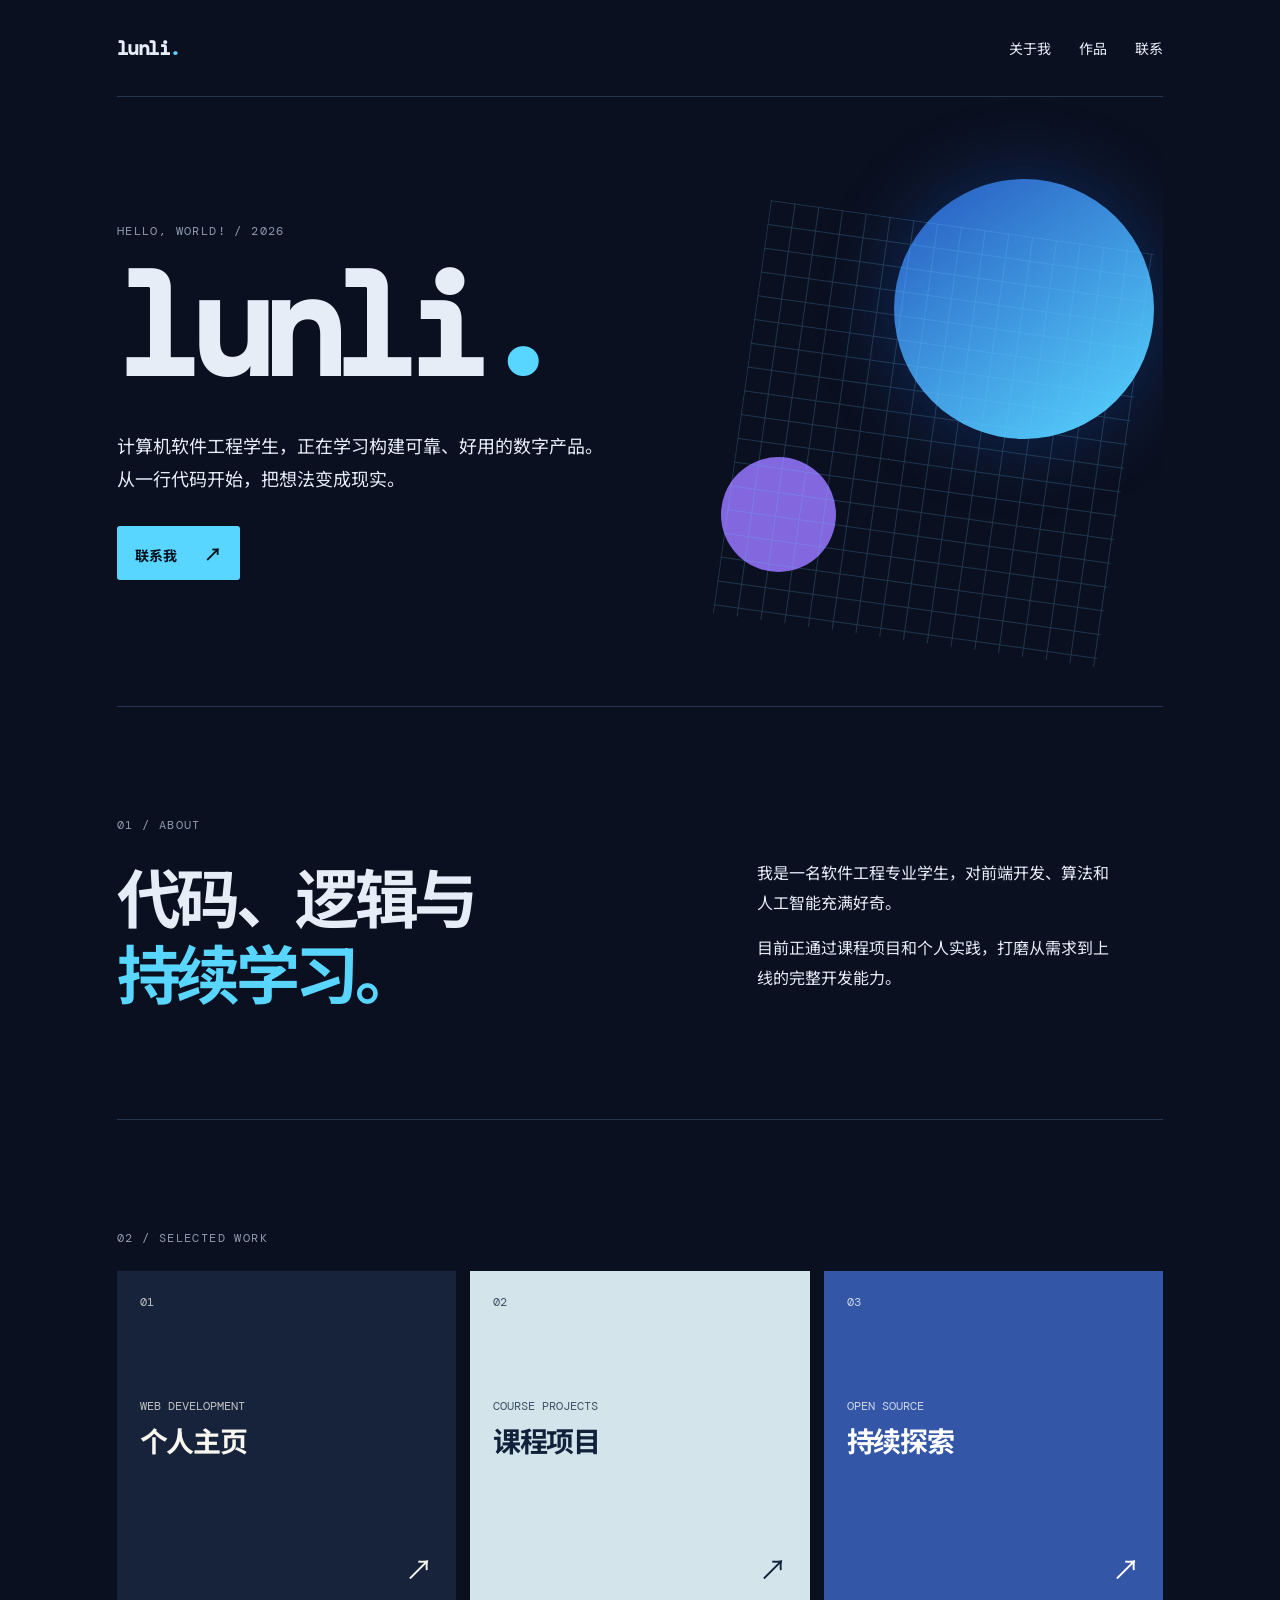
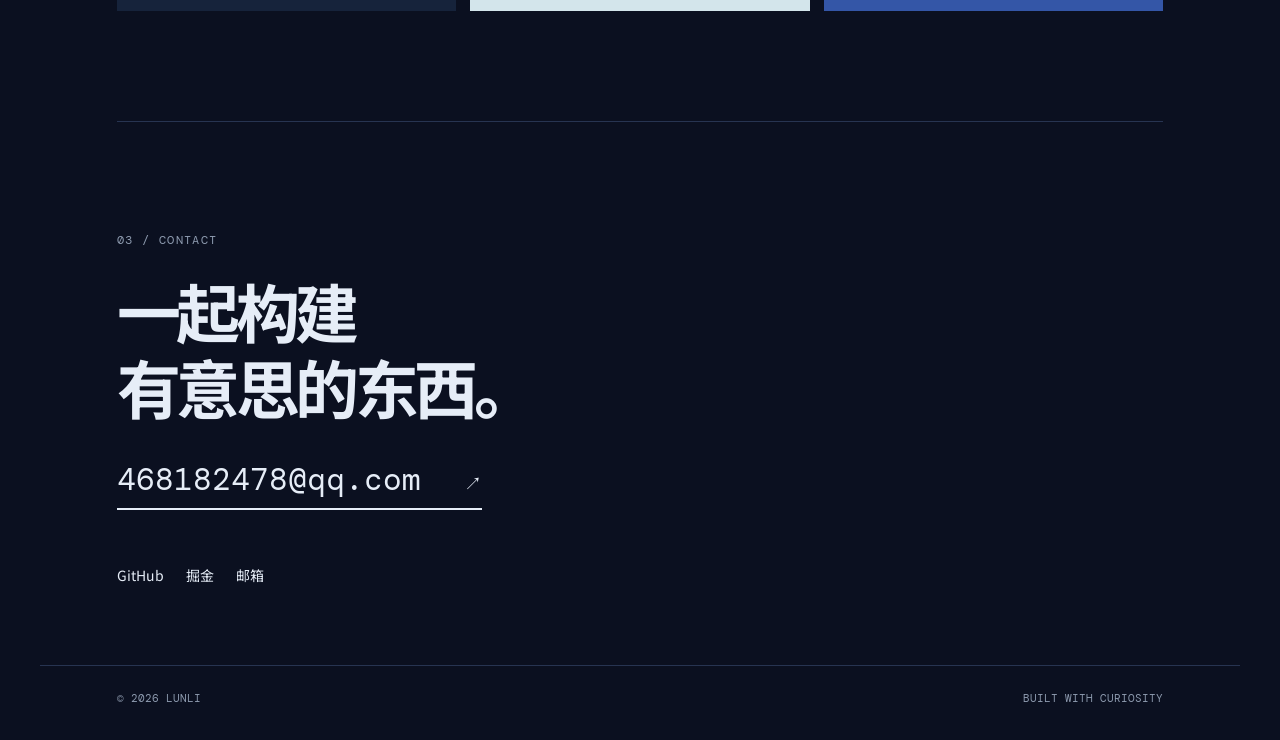
<file: index.html>
<!doctype html>
<html lang="zh-CN">
  <head>
    <meta charset="UTF-8" />
    <meta name="viewport" content="width=device-width, initial-scale=1.0" />
    <meta name="description" content="lunli 的个人主页" />
    <title>lunli · Software Engineering Student</title>
    <link rel="preconnect" href="https://fonts.googleapis.com" />
    <link rel="preconnect" href="https://fonts.gstatic.com" crossorigin />
    <link href="https://fonts.googleapis.com/css2?family=DM+Mono&family=Noto+Sans+SC:wght@400;500;600;700&display=swap" rel="stylesheet" />
    <link rel="stylesheet" href="style.css" />
  </head>
  <body>
    <main>
      <nav>
        <a class="brand" href="#top">lunli<span>.</span></a>
        <div class="nav-links">
          <a href="#about">关于我</a>
          <a href="#work">作品</a>
          <a href="#contact">联系</a>
        </div>
      </nav>

      <section class="hero" id="top">
        <p class="eyebrow">HELLO, WORLD! / 2026</p>
        <h1>lunli<span>.</span></h1>
        <p class="intro">计算机软件工程学生，正在学习构建可靠、好用的数字产品。<br />从一行代码开始，把想法变成现实。</p>
        <a class="button" href="#contact">联系我 <span>↗</span></a>
        <div class="hero-art" aria-hidden="true">
          <div class="orb orb-one"></div><div class="orb orb-two"></div><div class="grid"></div>
        </div>
      </section>

      <section class="about" id="about">
        <p class="eyebrow">01 / ABOUT</p>
        <div class="section-content">
          <h2>代码、逻辑与<br /><em>持续学习。</em></h2>
          <div class="copy"><p>我是一名软件工程专业学生，对前端开发、算法和人工智能充满好奇。</p><p>目前正通过课程项目和个人实践，打磨从需求到上线的完整开发能力。</p></div>
        </div>
      </section>

      <section class="work" id="work">
        <p class="eyebrow">02 / SELECTED WORK</p>
        <div class="projects">
          <a class="project project-dark" href="personal-site.html"><span class="number">01</span><div><p>WEB DEVELOPMENT</p><h3>个人主页</h3></div><span class="arrow">↗</span></a>
          <a class="project project-light" href="course-projects.html"><span class="number">02</span><div><p>COURSE PROJECTS</p><h3>课程项目</h3></div><span class="arrow">↗</span></a>
          <a class="project project-accent" href="open-source.html"><span class="number">03</span><div><p>OPEN SOURCE</p><h3>持续探索</h3></div><span class="arrow">↗</span></a>
        </div>
      </section>

      <section class="contact" id="contact">
        <p class="eyebrow">03 / CONTACT</p>
        <h2>一起构建<br />有意思的东西。</h2>
        <a class="email" href="mailto:468182478@qq.com">468182478@qq.com <span>↗</span></a>
        <div class="social"><a href="https://github.com/huahai29">GitHub</a><a href="#">掘金</a><a href="mailto:468182478@qq.com">邮箱</a></div>
      </section>
    </main>
    <footer><span>© 2026 LUNLI</span><span>BUILT WITH CURIOSITY</span></footer>
  </body>
</html>
</file>
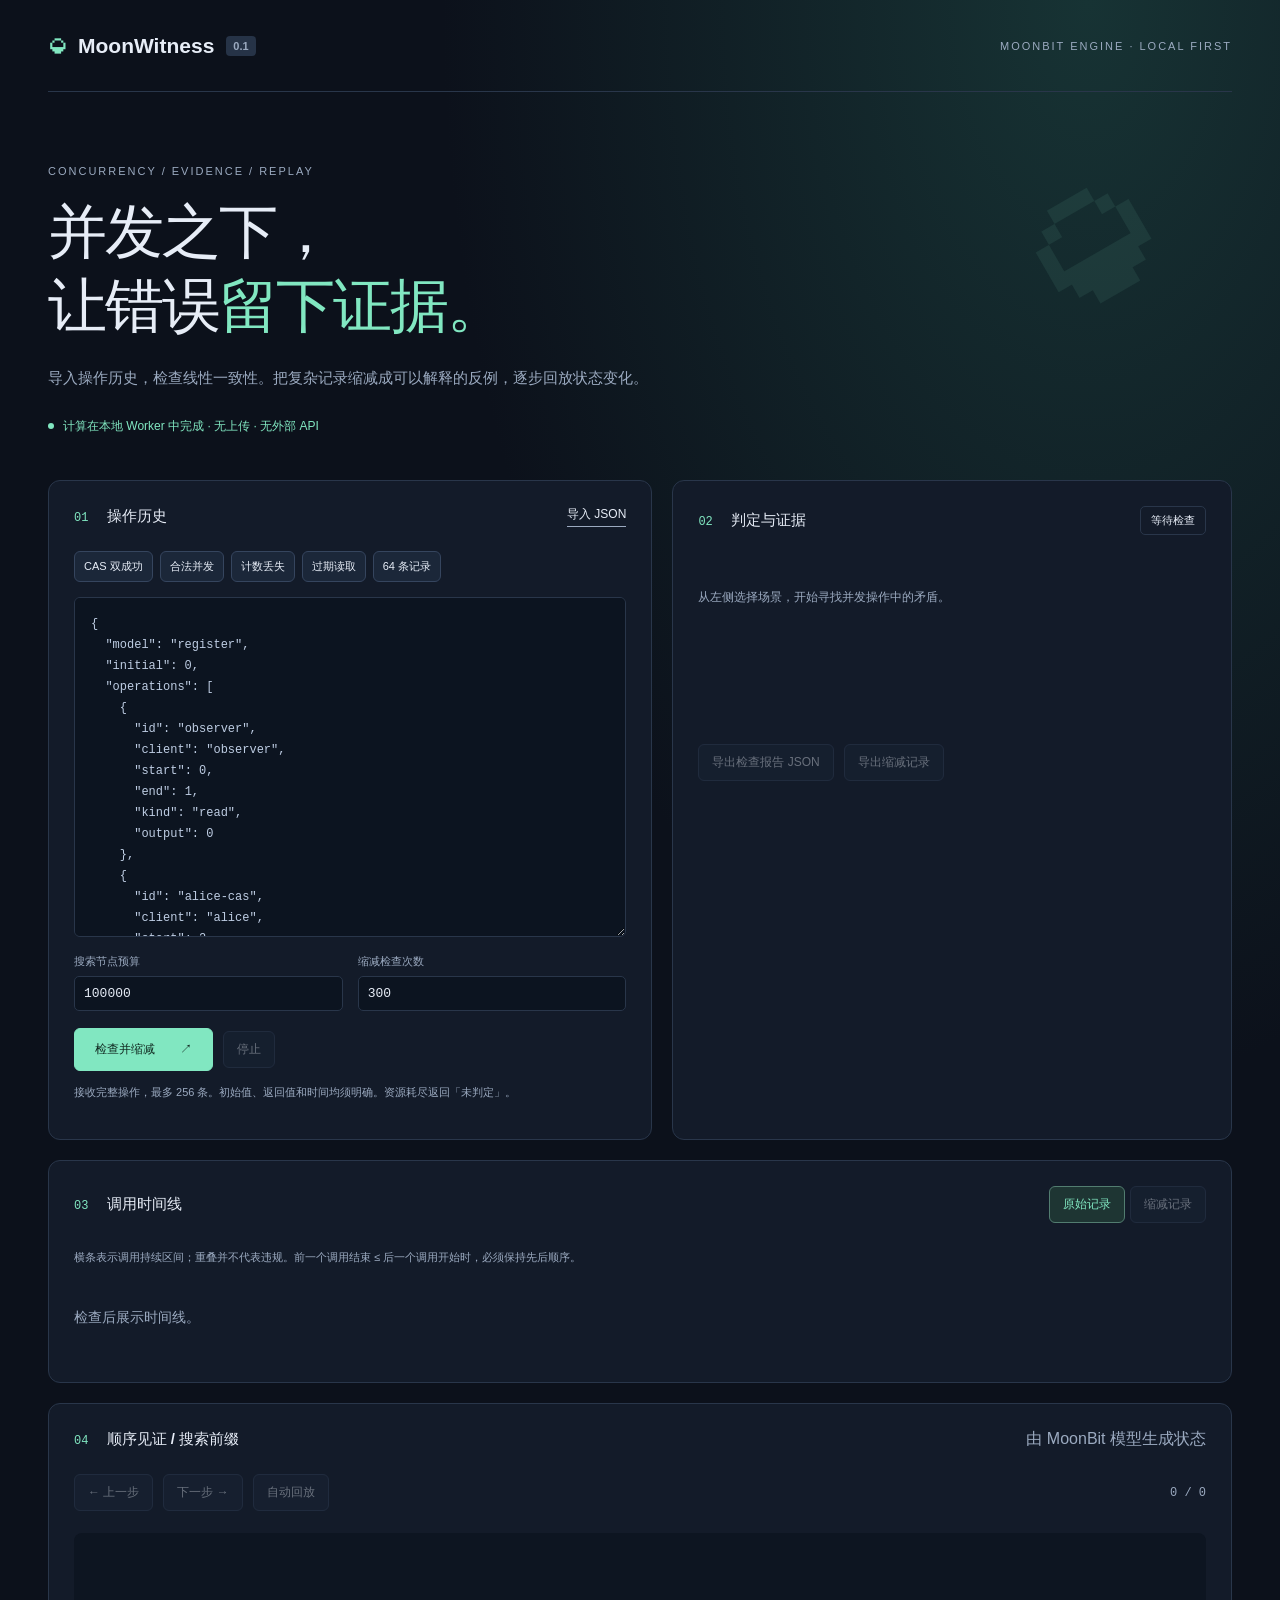
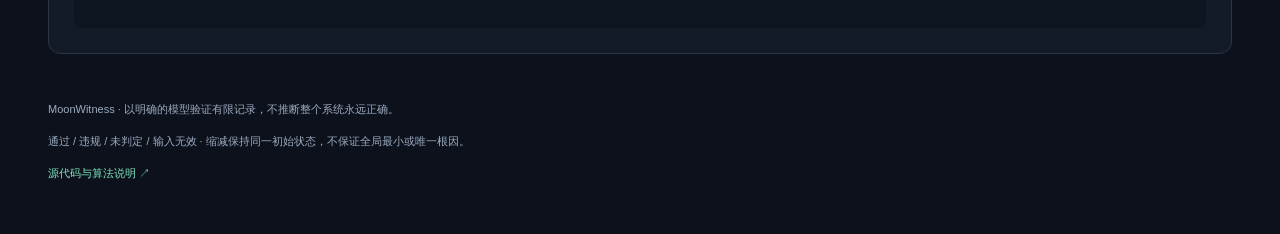
<file: moonwitness/web/index.html>
<!doctype html>
<html lang="zh-CN">
<head><meta charset="utf-8"><meta name="viewport" content="width=device-width,initial-scale=1"><meta name="description" content="MoonWitness: MoonBit 并发历史一致性检查、反例缩减和时间线回放"><title>MoonWitness · 并发真相实验室</title><link rel="stylesheet" href="./style.css"></head>
<body><main id="app"></main><script type="module">
import { mount } from './ui.mjs';
mount({ workerUrl: new URL('./worker.mjs', import.meta.url) });
</script></body>
</html>
</file>
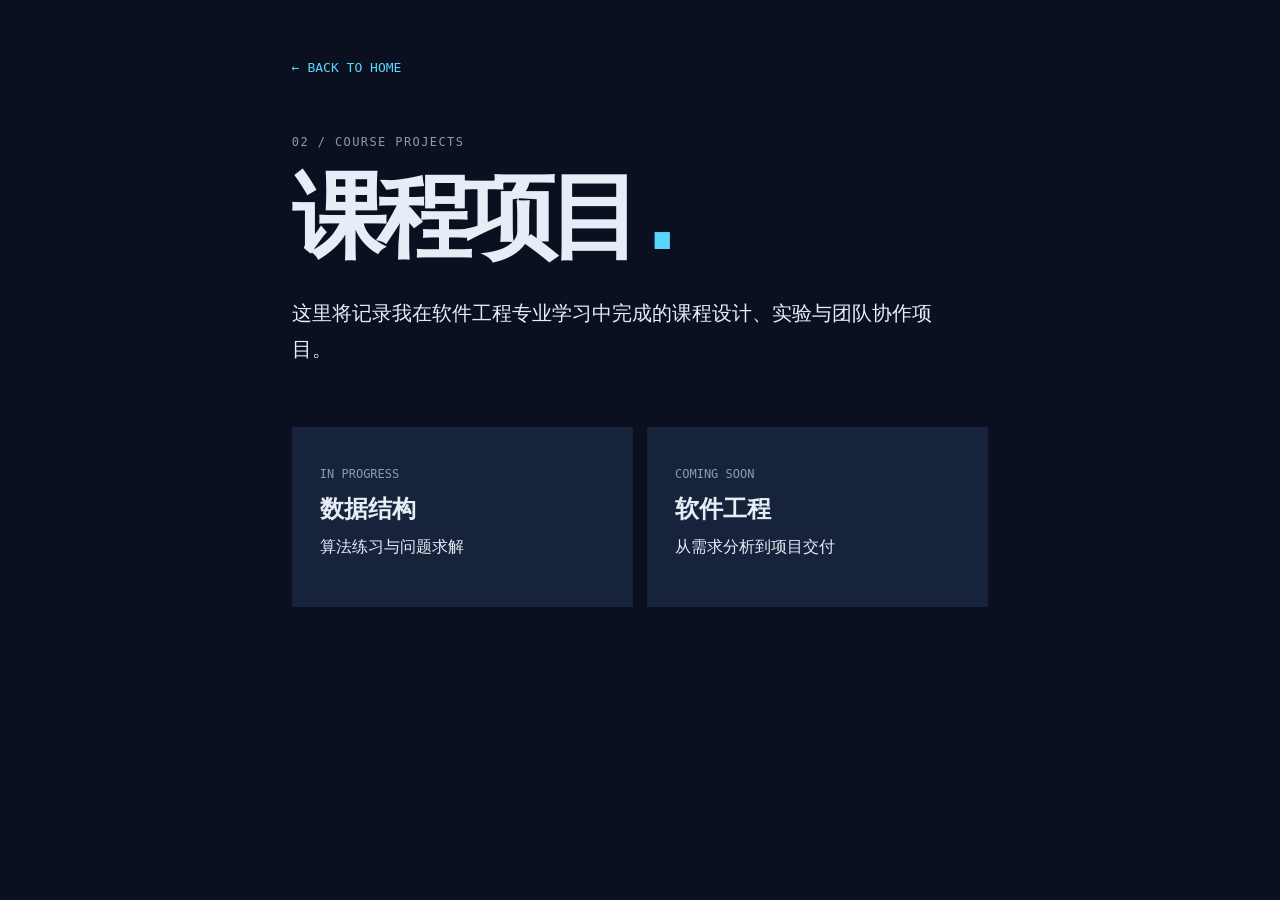
<file: course-projects.html>
<!doctype html><html lang="zh-CN"><head><meta charset="UTF-8"><meta name="viewport" content="width=device-width,initial-scale=1.0"><title>课程项目 · lunli</title><link rel="stylesheet" href="style.css"></head><body><main class="detail"><a class="back" href="index.html#work">← BACK TO HOME</a><p class="eyebrow">02 / COURSE PROJECTS</p><h1>课程项目<span>.</span></h1><p class="lead">这里将记录我在软件工程专业学习中完成的课程设计、实验与团队协作项目。</p><div class="detail-grid"><article class="info"><p>IN PROGRESS</p><h3>数据结构</h3><span>算法练习与问题求解</span></article><article class="info"><p>COMING SOON</p><h3>软件工程</h3><span>从需求分析到项目交付</span></article></div></main></body></html>
</file>
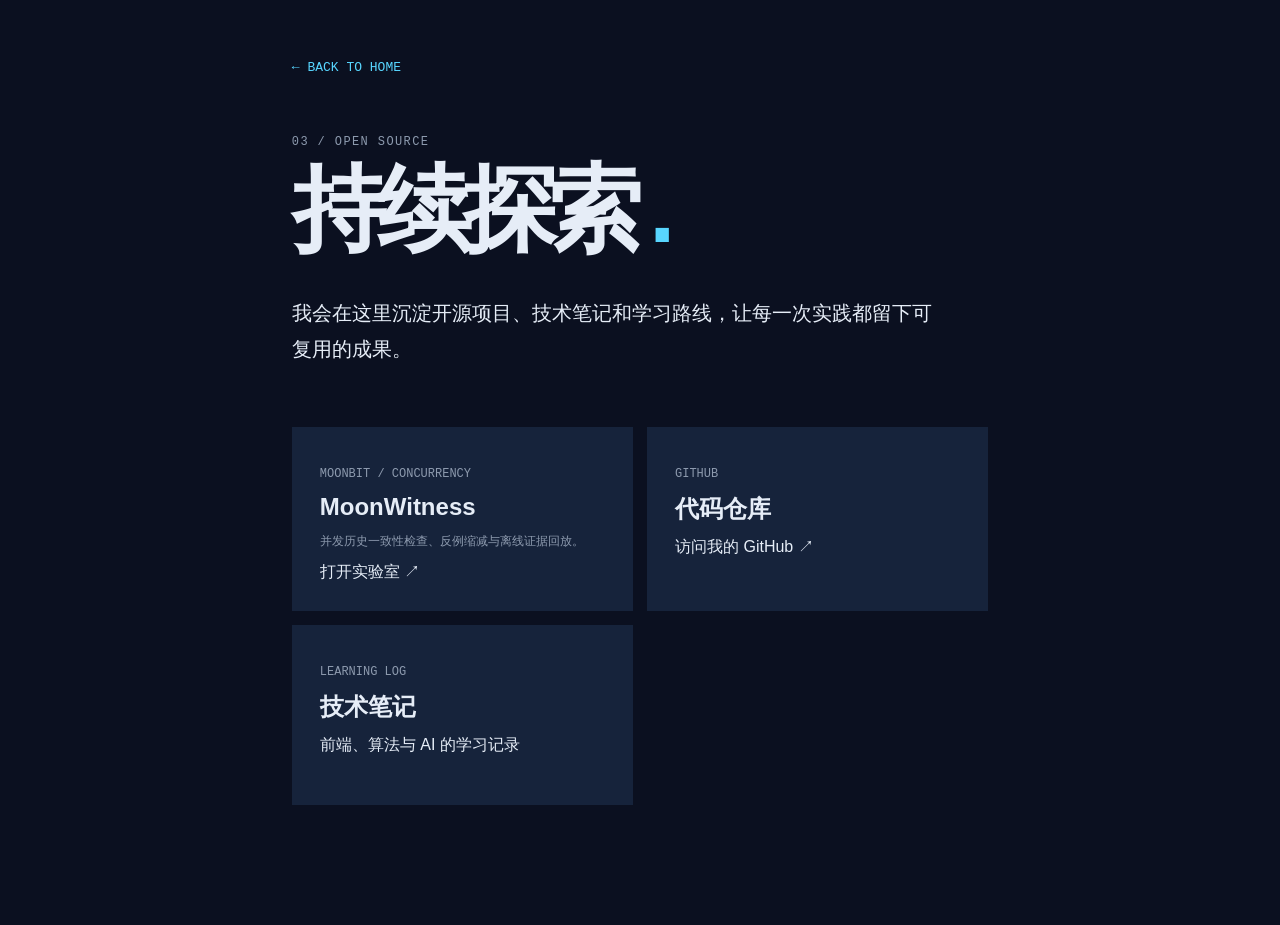
<file: open-source.html>
<!doctype html><html lang="zh-CN"><head><meta charset="UTF-8"><meta name="viewport" content="width=device-width,initial-scale=1.0"><title>持续探索 · lunli</title><link rel="stylesheet" href="style.css"></head><body><main class="detail"><a class="back" href="index.html#work">← BACK TO HOME</a><p class="eyebrow">03 / OPEN SOURCE</p><h1>持续探索<span>.</span></h1><p class="lead">我会在这里沉淀开源项目、技术笔记和学习路线，让每一次实践都留下可复用的成果。</p><div class="detail-grid"><article class="info"><p>MOONBIT / CONCURRENCY</p><h3>MoonWitness</h3><p>并发历史一致性检查、反例缩减与离线证据回放。</p><a href="https://huahai29.github.io/moonwitness/">打开实验室 ↗</a></article><article class="info"><p>GITHUB</p><h3>代码仓库</h3><a href="https://github.com/huahai29">访问我的 GitHub ↗</a></article><article class="info"><p>LEARNING LOG</p><h3>技术笔记</h3><span>前端、算法与 AI 的学习记录</span></article></div></main></body></html>
</file>
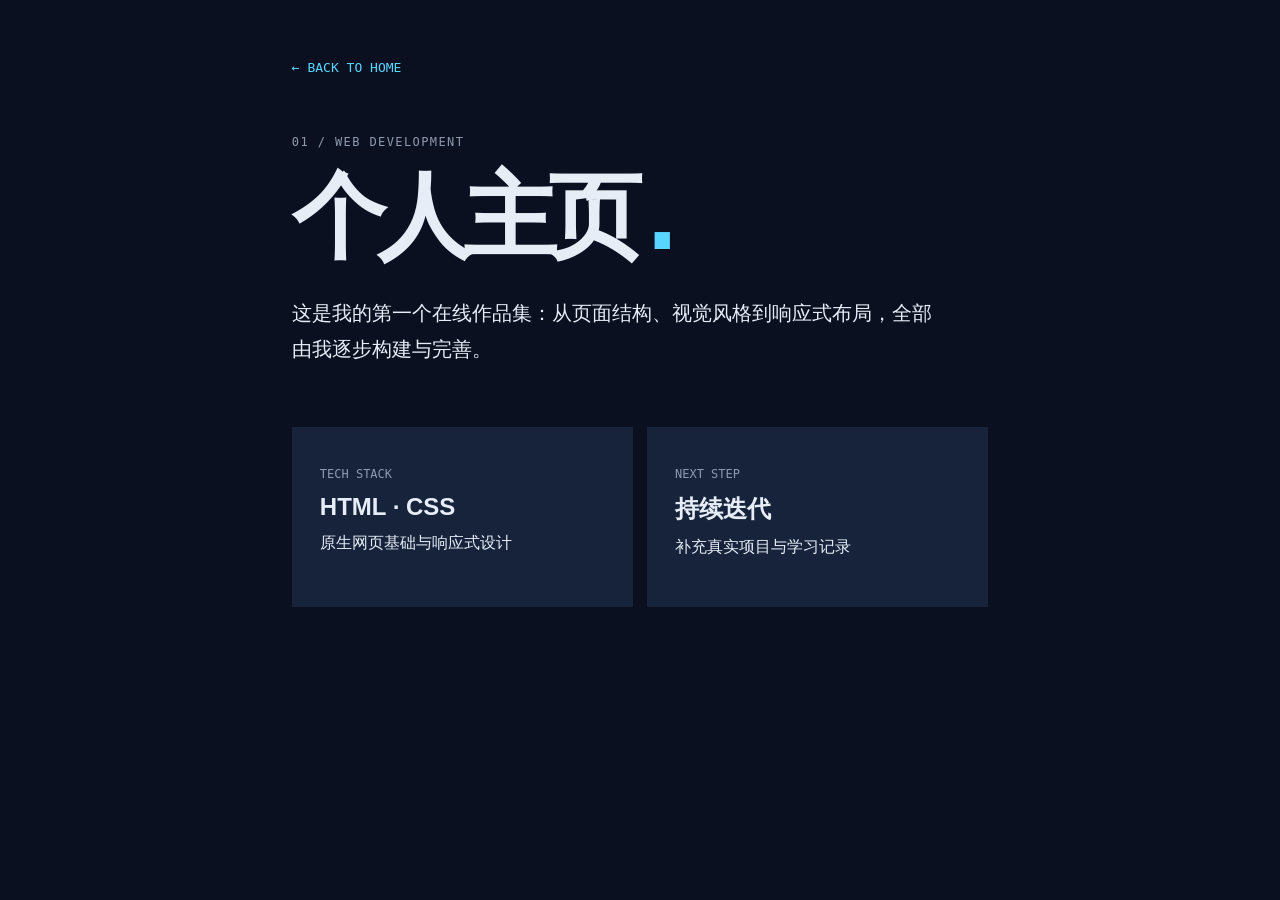
<file: personal-site.html>
<!doctype html><html lang="zh-CN"><head><meta charset="UTF-8"><meta name="viewport" content="width=device-width,initial-scale=1.0"><title>个人主页 · lunli</title><link rel="stylesheet" href="style.css"></head><body><main class="detail"><a class="back" href="index.html#work">← BACK TO HOME</a><p class="eyebrow">01 / WEB DEVELOPMENT</p><h1>个人主页<span>.</span></h1><p class="lead">这是我的第一个在线作品集：从页面结构、视觉风格到响应式布局，全部由我逐步构建与完善。</p><div class="detail-grid"><article class="info"><p>TECH STACK</p><h3>HTML · CSS</h3><span>原生网页基础与响应式设计</span></article><article class="info"><p>NEXT STEP</p><h3>持续迭代</h3><span>补充真实项目与学习记录</span></article></div></main></body></html>
</file>
<file: style.css>
:root { --ink:#e6edf7; --paper:#0b1020; --accent:#58d6ff; --muted:#8d9aae; --line:#273451; }
* { box-sizing:border-box; } html { scroll-behavior:smooth; } body { margin:0; color:var(--ink); background:var(--paper); font-family:"Noto Sans SC",sans-serif; } main { max-width:1200px; padding:0 6vw; margin:auto; } nav { height:96px; display:flex; align-items:center; justify-content:space-between; } a { color:inherit; text-decoration:none; } .brand { font-family:"DM Mono",monospace; font-size:20px; font-weight:bold; letter-spacing:-1.5px; } .brand span,h1 span { color:var(--accent); } .nav-links { display:flex; gap:28px; font-size:14px; } .nav-links a:hover,.social a:hover { color:var(--accent); }
.hero { min-height:610px; position:relative; display:flex; flex-direction:column; justify-content:center; overflow:hidden; } .eyebrow { font:12px "DM Mono",monospace; letter-spacing:1.4px; color:var(--muted); margin:0 0 25px; } h1 { font-family:"DM Mono",monospace; font-size:clamp(63px,11vw,142px); line-height:.92; letter-spacing:-.09em; margin:0; position:relative; z-index:1; } .intro { font-size:18px; line-height:1.85; margin:35px 0 30px; position:relative; z-index:1; } .button { z-index:1; background:var(--accent); color:#06111f; width:max-content; padding:14px 18px; border-radius:3px; font-size:14px; font-weight:700; transition:.2s; }.button:hover { background:#b2ecff; transform:translateY(-2px); }.button span,.email span { margin-left:24px; font-size:18px; }.hero-art { position:absolute; right:0; width:44%; height:95%; top:2%; }.orb { position:absolute; border-radius:50%; }.orb-one { width:260px;height:260px;background:linear-gradient(145deg,#2658bf,#58d6ff);right:2%;top:12%;box-shadow:0 0 80px #1b5fd755; }.orb-two { width:115px;height:115px;background:#8267df;left:4%;bottom:20%; }.grid { position:absolute; inset:20% 8% 8% 8%; opacity:.2; background-image:linear-gradient(#6bcfff 1px,transparent 1px),linear-gradient(90deg,#6bcfff 1px,transparent 1px); background-size:24px 24px; transform:rotate(8deg); }
section { padding:110px 0; border-top:1px solid var(--line); }.section-content { display:grid; grid-template-columns:1.2fr .8fr; gap:30px; } h2 { font-size:clamp(38px,5vw,67px); line-height:1.18; letter-spacing:-.07em; margin:0; } h2 em { font-style:normal; color:var(--accent); }.copy { font-size:16px; line-height:1.85; max-width:365px; }.copy p:first-child { margin-top:0; }
.projects { display:grid; grid-template-columns:repeat(3,1fr); gap:14px; }.project { height:340px; padding:22px; display:flex; flex-direction:column; justify-content:space-between; transition:transform .25s; border:1px solid transparent; }.project:hover { transform:translateY(-7px); border-color:var(--accent); }.project-dark { background:#16233b; color:#f8f6ee; }.project-light { background:#d3e5eb; color:#11213a; }.project-accent { background:#3456a7; color:white; }.number { font:12px "DM Mono",monospace; opacity:.75; }.project p { font:12px "DM Mono",monospace; margin:0 0 6px; opacity:.75; }.project h3 { font-size:28px; letter-spacing:-.05em; margin:0; }.arrow { align-self:flex-end; font-size:28px; }
.contact { padding-bottom:80px; }.contact h2 { margin-bottom:35px; }.email { font-family:"DM Mono",monospace; font-size:clamp(19px,3vw,31px); border-bottom:2px solid var(--ink); display:inline-block; padding-bottom:8px; }.email:hover { color:var(--accent); border-color:var(--accent); }.social { display:flex; gap:22px; margin-top:55px; font-size:14px; } footer { max-width:1200px; margin:auto; border-top:1px solid var(--line); padding:25px 6vw 35px; font:11px "DM Mono",monospace; color:var(--muted); display:flex; justify-content:space-between; }
@media (max-width:650px) { main { padding:0 24px; } nav { height:76px; }.nav-links { gap:14px; font-size:12px; }.hero { min-height:560px; }.hero-art { width:65%; opacity:.75; right:-14%; }.intro { font-size:15px; }.section-content,.projects { grid-template-columns:1fr; }.project { height:210px; } section { padding:75px 0; } footer { padding:22px 24px 28px; } }
.detail { max-width:850px; min-height:100vh; padding-bottom:120px; }.back { display:inline-block; margin:60px 0; font:13px "DM Mono",monospace; color:var(--accent); }.detail h1 { font-family:"DM Mono",monospace; font-size:clamp(48px,8vw,94px); }.lead { font-size:20px; line-height:1.8; max-width:650px; margin:35px 0 60px; }.detail-grid { display:grid; grid-template-columns:repeat(2,1fr); gap:14px; }.info { background:#16233b; padding:28px; min-height:180px; }.info p { color:var(--muted); font:12px "DM Mono",monospace; }.info h3 { margin:12px 0; font-size:24px; } @media (max-width:650px) { .detail-grid { grid-template-columns:1fr; } }
</file>
<file: moonwitness/web/style.css>
:root{color-scheme:dark;--bg:#0c111b;--panel:#131b29;--line:#29364a;--ink:#e7edf7;--muted:#9baac0;--mint:#81e7c1;--red:#ff998d;--blue:#9ebdff;--amber:#efcf84;font-family:Inter,"Segoe UI","Microsoft YaHei","PingFang SC","Noto Sans CJK SC",sans-serif;font-synthesis:none}
*{box-sizing:border-box}body{margin:0;background:radial-gradient(ellipse at 85% 0,#173334 0,transparent 42%),var(--bg);color:var(--ink)}main{max-width:1440px;margin:auto;padding:0 48px}header{display:flex;justify-content:space-between;align-items:center;min-height:92px;border-bottom:1px solid var(--line)}a{color:inherit;text-decoration:none}.brand{display:flex;align-items:center;gap:12px;font-size:21px;font-weight:700}.mark{font-size:35px;color:var(--mint)}.brand small{font-size:11px;background:#263347;padding:4px 7px;border-radius:4px;color:var(--muted)}.tag,.eyebrow{font-size:11px;letter-spacing:2px;color:var(--muted)}.hero{padding:62px 0 45px;position:relative}.hero h1{font-size:clamp(36px,4.6vw,64px);line-height:1.25;letter-spacing:-2px;margin:18px 0 22px;font-weight:650}.hero h1 span{color:var(--mint)}.intro{font-size:15px;line-height:1.9;max-width:680px;color:var(--muted)}.hero-note{font-size:12px;color:var(--mint);margin-top:25px;display:flex;align-items:center;gap:9px}.hero-note i{width:6px;height:6px;border-radius:50%;background:var(--mint)}
.workspace{display:grid;grid-template-columns:1.08fr 1fr;gap:20px}.panel{background:var(--panel);border:1px solid var(--line);border-radius:12px;padding:25px;min-width:0}.panel-head{display:flex;justify-content:space-between;align-items:center;gap:15px;margin-bottom:24px}.panel-head h2{font-size:15px;margin:0;font-weight:600}.panel-head h2>span{font:12px ui-monospace,Consolas,monospace;color:var(--mint);margin-right:14px}.file-button{font-size:12px;cursor:pointer;border-bottom:1px solid var(--muted);padding-bottom:3px}.file-button input{display:none}button{font:inherit;font-size:12px;background:#1b2739;color:var(--ink);border:1px solid #35455e;border-radius:6px;padding:9px 13px;cursor:pointer;transition:background .15s}button:hover:not(:disabled){background:#2b3d55}button:focus-visible,textarea:focus-visible,input:focus-visible{outline:2px solid var(--mint);outline-offset:3px}button:disabled{opacity:.4;cursor:default}.scenarios{display:flex;gap:7px;flex-wrap:wrap;margin-bottom:15px}.scenarios button{padding:7px 9px;font-size:11px}textarea{display:block;width:100%;height:340px;resize:vertical;border:1px solid var(--line);background:#0c1420;color:#becde3;border-radius:6px;padding:16px;font:12px/1.75 ui-monospace,Consolas,"Microsoft YaHei",monospace;tab-size:2}.settings{display:flex;gap:15px;margin:17px 0}.settings label{display:flex;flex:1;flex-direction:column;gap:7px;font-size:11px;color:var(--muted)}input[type=number]{background:#0c1420;border:1px solid var(--line);border-radius:5px;color:var(--ink);padding:9px;font:13px ui-monospace,Consolas,monospace;width:100%}.actions{display:flex;align-items:center;gap:10px;flex-wrap:wrap}.primary{background:var(--mint);color:#102820;border-color:var(--mint);font-weight:700;padding:12px 20px}.primary:hover:not(:disabled){background:#b2f5da}.primary span{margin-left:22px}#running{color:var(--muted);font-size:12px}.fineprint{color:var(--muted);font-size:11px;line-height:1.9}.badge{font-size:11px;border:1px solid var(--line);padding:6px 10px;border-radius:5px;white-space:nowrap}.badge.violation{color:var(--red);background:#402b2c;border-color:#66413e}.badge.linearizable{color:var(--mint);background:#183b32;border-color:#36564c}.badge.unknown{color:var(--amber);background:#3d3524}.badge.invalid{color:var(--red)}#summary{min-height:140px;padding:15px 0}#summary h3{font-size:24px;line-height:1.65;font-weight:550;margin:5px 0 18px}#summary p{font-size:12px;line-height:1.9}.muted,.empty{color:var(--muted)}.empty{font-size:14px;line-height:1.9}.stats{display:grid;grid-template-columns:repeat(3,1fr);gap:10px;margin:15px 0 24px}.stat{padding:18px 14px;background:#0d1521;border-radius:8px;border:1px solid var(--line)}.stat strong{font:30px ui-monospace,Consolas,monospace;display:block;margin-bottom:12px}.stat span{font-size:11px;color:var(--muted)}.callout{font-size:13px;line-height:1.9;color:var(--mint);border-left:2px solid var(--mint);padding-left:15px;margin:28px 0}.downloads{display:flex;gap:10px;flex-wrap:wrap;margin-top:30px}.timeline-panel,.replay-panel{margin-top:20px}.tabs{display:flex;gap:5px}.tabs .active{color:var(--mint);border-color:#527d70;background:#1e3533}.timeline{max-height:480px;overflow:auto;padding:12px 8px 12px 0}.axis{display:flex;justify-content:space-between;margin-left:140px;font:11px ui-monospace,Consolas,monospace;color:var(--muted);padding-bottom:18px}.timeline-row{display:grid;grid-template-columns:140px 1fr;align-items:center;min-height:59px}.op-label{display:flex;flex-direction:column;gap:5px;overflow:hidden;padding-right:12px}.op-label strong{font-size:12px;font-weight:500}.op-label span{font:10px ui-monospace,Consolas,monospace;color:var(--muted);overflow:hidden;text-overflow:ellipsis}.track{height:44px;position:relative;border-bottom:1px solid var(--line);background:repeating-linear-gradient(90deg,transparent 0,transparent calc(25% - 1px),#263448 25%)}.bar{position:absolute;top:5px;height:29px;background:#2b4266;border:1px solid #567ab1;border-radius:4px;font:11px/27px ui-monospace,Consolas,monospace;padding:0 9px;white-space:nowrap;overflow:hidden;text-overflow:ellipsis;min-width:4px;color:#d3e1fa}.bar.selected{background:#1b483b;border-color:#579e83;color:#b5f4da}.bar.rejected{background:#583534;border-color:#ad6a62;color:#ffd3cb}.replay-controls{display:flex;align-items:center;gap:10px;flex-wrap:wrap;margin-bottom:22px}#step-label{font:12px ui-monospace,Consolas,monospace;color:var(--muted);margin-left:auto}.state-grid{display:flex;gap:12px;flex-wrap:wrap;align-items:center;background:#0d1521;border-radius:8px;padding:22px;min-height:95px}.state-grid h3{font-size:13px;font-weight:500;flex-basis:100%;margin:0 0 8px}.state-card{display:flex;gap:25px;align-items:center;border:1px solid var(--line);border-radius:6px;padding:12px 18px}.state-card span{font-size:12px;color:var(--muted)}.state-card strong{font:24px ui-monospace,Consolas,monospace;color:var(--mint)}#frontier h3{font-size:13px;margin-top:25px}#frontier p{font-size:12px;line-height:1.8;overflow-wrap:anywhere}.rejection{color:var(--red)}footer{padding:34px 0 50px;font-size:11px;color:var(--muted);line-height:1.9}footer a{color:var(--mint)}.sr-only{position:absolute;width:1px;height:1px;overflow:hidden;clip:rect(0,0,0,0)}
@media(min-width:1150px){.hero{padding-right:25%}.hero:after{content:'◒';position:absolute;right:7%;top:35px;font-size:245px;color:#81e7c115;line-height:1;transform:rotate(-30deg)}}
@media(max-width:850px){main{padding:0 20px}.workspace{grid-template-columns:1fr}.hero{padding-top:38px}.tag{font-size:9px;letter-spacing:1px}.panel{padding:18px}.panel-head{flex-wrap:wrap}.timeline-row{grid-template-columns:95px 1fr}.axis{margin-left:95px}.stat strong{font-size:24px}.brand{font-size:17px;gap:8px}.hero h1{letter-spacing:-1px}.stats{gap:7px}.stat{padding:15px 10px}}
@media print{body{background:white;color:black}.panel{break-inside:avoid}.hero,textarea,.settings,.actions,.scenarios,.downloads,.file-button{display:none}main{padding:0}.panel,.state-grid,.stat{background:white;color:black}.muted,.fineprint{color:#333}}
</file>
